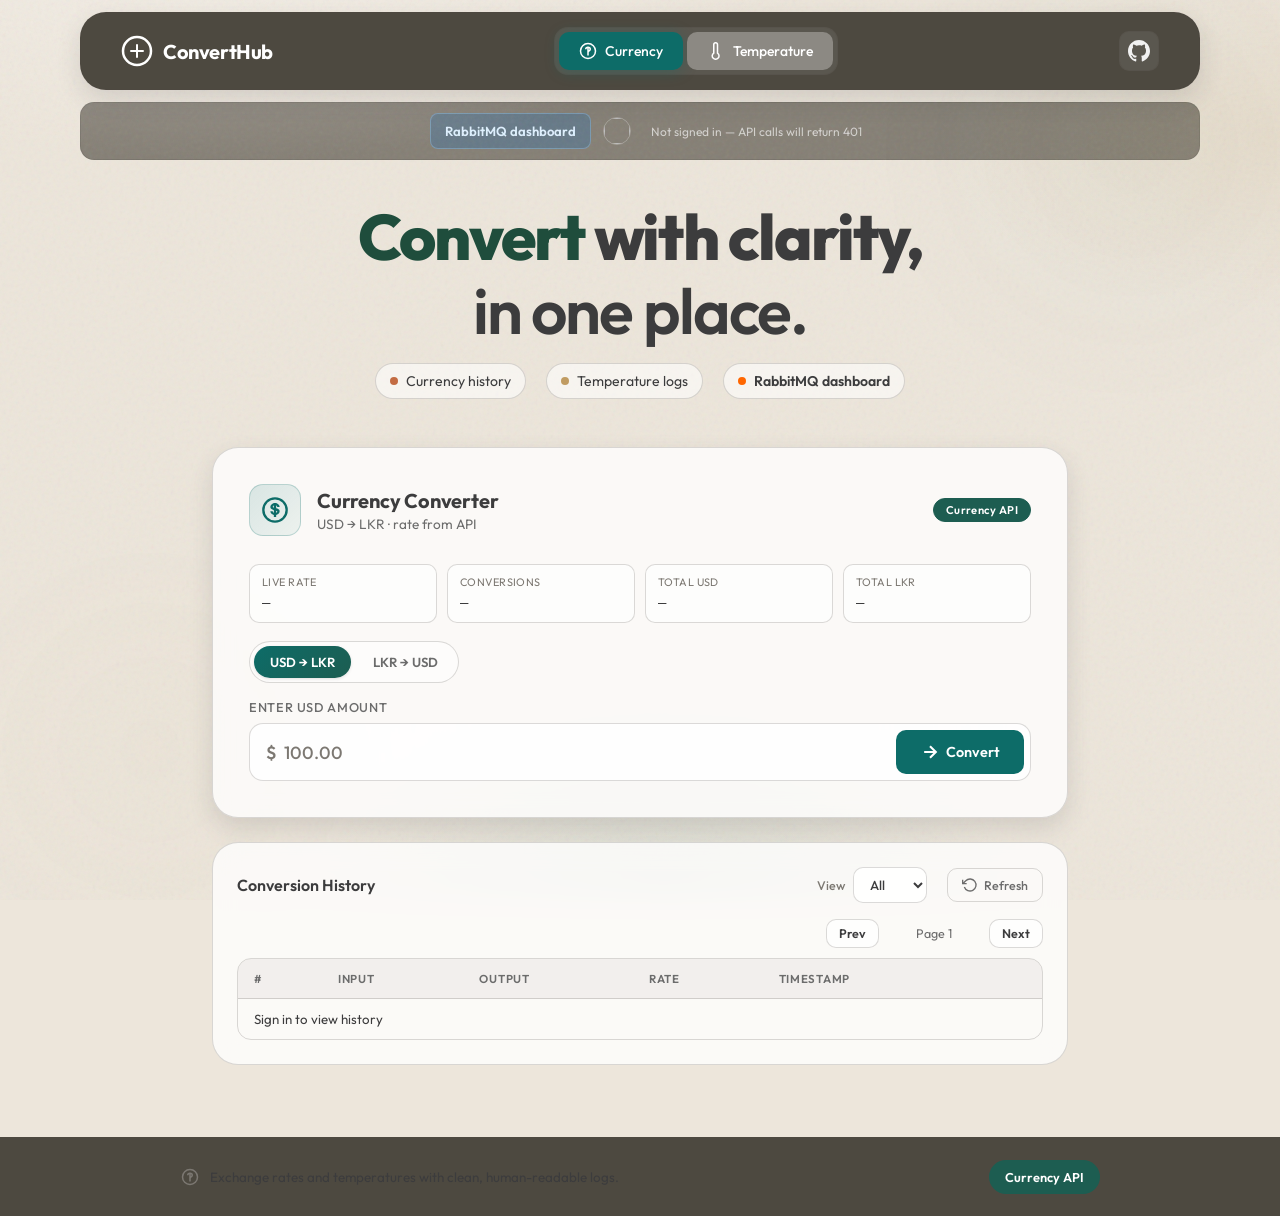
<file: frontend/index.html>
<!DOCTYPE html>
<html lang="en">

<head>
    <meta charset="UTF-8">
    <meta name="viewport" content="width=device-width, initial-scale=1.0">
    <title>ConvertHub — Currency & Temperature Converter</title>
    <meta name="description"
        content="A premium converter application for currency (USD to LKR) and temperature (Celsius, Fahrenheit, Kelvin) conversions.">
    <meta name="theme-color" content="#EDE6DB">
    <link rel="preconnect" href="https://fonts.googleapis.com">
    <link rel="preconnect" href="https://fonts.gstatic.com" crossorigin>
    <link href="https://fonts.googleapis.com/css2?family=Outfit:wght@300;400;500;600;700;800&family=IBM+Plex+Mono:wght@400;500;600&display=swap" rel="stylesheet">
    <link rel="stylesheet" href="style.css?v=9">
    <script src="https://accounts.google.com/gsi/client" async defer></script>
</head>

<body>
    <a class="skip-link" href="#main-content">Skip to converters</a>
    <!-- Animated Background -->
    <div class="bg-mesh" aria-hidden="true"></div>
    <div class="bg-orbs" aria-hidden="true">
        <div class="orb orb-1"></div>
        <div class="orb orb-2"></div>
        <div class="orb orb-3"></div>
    </div>

    <!-- Navigation -->
    <nav class="navbar" id="navbar" aria-label="Primary">
        <div class="nav-brand">
            <svg class="brand-icon" viewBox="0 0 32 32" fill="none">
                <circle cx="16" cy="16" r="14" stroke="url(#grad)" stroke-width="2.5" />
                <path d="M10 16h12M16 10v12" stroke="url(#grad)" stroke-width="2" stroke-linecap="round" />
                <defs>
                    <linearGradient id="grad" x1="0" y1="0" x2="32" y2="32">
                        <stop stop-color="#FFFFFF" />
                        <stop offset="1" stop-color="#F5F5F5" />
                    </linearGradient>
                </defs>
            </svg>
            <span>ConvertHub</span>
        </div>
        <div class="nav-tabs" role="tablist" aria-label="Converter type">
            <button type="button" role="tab" aria-selected="true" aria-controls="section-currency" id="tab-currency" class="nav-tab active" onclick="switchTab('currency')">
                <svg width="18" height="18" viewBox="0 0 24 24" fill="none" stroke="currentColor" stroke-width="2" aria-hidden="true">
                    <circle cx="12" cy="12" r="10" />
                    <path d="M12 6v12M9 9.5C9 8.12 10.34 7 12 7s3 1.12 3 2.5c0 2.5-3 2-3 4.5M12 18h.01" />
                </svg>
                Currency
            </button>
            <button type="button" role="tab" aria-selected="false" aria-controls="section-temperature" id="tab-temperature" class="nav-tab" onclick="switchTab('temperature')">
                <svg width="18" height="18" viewBox="0 0 24 24" fill="none" stroke="currentColor" stroke-width="2" aria-hidden="true">
                    <path d="M14 14.76V3.5a2.5 2.5 0 0 0-5 0v11.26a4.5 4.5 0 1 0 5 0z" />
                </svg>
                Temperature
            </button>
        </div>
        <a href="https://github.com/AdheeshaRavindu/Mongodb-with-API-testX" target="_blank" rel="noopener noreferrer" class="github-link" id="github-link" title="View source on GitHub">
            <svg width="22" height="22" viewBox="0 0 24 24" fill="currentColor">
                <path d="M12 0C5.374 0 0 5.373 0 12c0 5.302 3.438 9.8 8.207 11.387.599.111.793-.261.793-.577v-2.234c-3.338.726-4.033-1.416-4.033-1.416-.546-1.387-1.333-1.756-1.333-1.756-1.089-.745.083-.729.083-.729 1.205.084 1.839 1.237 1.839 1.237 1.07 1.834 2.807 1.304 3.492.997.107-.775.418-1.305.762-1.604-2.665-.305-5.467-1.334-5.467-5.931 0-1.311.469-2.381 1.236-3.221-.124-.303-.535-1.524.117-3.176 0 0 1.008-.322 3.301 1.23A11.509 11.509 0 0112 5.803c1.02.005 2.047.138 3.006.404 2.291-1.552 3.297-1.23 3.297-1.23.653 1.653.242 2.874.118 3.176.77.84 1.235 1.911 1.235 3.221 0 4.609-2.807 5.624-5.479 5.921.43.372.823 1.102.823 2.222v3.293c0 .319.192.694.801.576C20.566 21.797 24 17.3 24 12c0-6.627-5.373-12-12-12z"/>
            </svg>
        </a>
    </nav>

    <!-- Auth bar -->
    <div class="auth-bar" id="auth-bar">
        <div id="auth-signin-container" class="auth-signin-container">
            <div id="g_id_onload"
                 data-client_id="860796838827-g7bn0tq1cc50sndut1rukdl19t4tgm6h.apps.googleusercontent.com"
                 data-callback="handleCredential"
                 data-auto_prompt="false">
            </div>
            <div class="g_id_signin auth-gis-signin"
                 data-type="standard"
                 data-theme="outline"
                 data-size="medium"
                 data-text="signin_with"
                 data-shape="pill">
            </div>
        </div>
        <a href="http://localhost:15672" target="_blank" rel="noopener noreferrer" class="auth-quick-link">RabbitMQ dashboard</a>
        <div class="auth-user" id="auth-user" hidden>
            <img id="auth-user-picture" class="auth-user-picture" alt="" width="28" height="28">
            <span id="auth-user-name" class="auth-user-name"></span>
        </div>
        <button type="button" class="auth-token-copy" id="btn-copy-token" onclick="copyAppToken()" hidden title="Copy JWT for Postman Bearer auth">
            <svg width="11" height="11" viewBox="0 0 24 24" fill="none" stroke="currentColor" stroke-width="2" aria-hidden="true">
                <rect x="9" y="9" width="13" height="13" rx="2"/>
                <path d="M5 15H4a2 2 0 0 1-2-2V4a2 2 0 0 1 2-2h9a2 2 0 0 1 2 2v1"/>
            </svg>
            Copy API token
        </button>
        <button type="button" class="auth-save-btn" id="btn-logout" onclick="logout()" hidden>Logout</button>
        <span class="auth-hint" id="auth-token-status">Not signed in — API calls will return 401</span>
        <span class="auth-user-email" id="auth-user-email" hidden></span>
    </div>

    <!-- Hero Section -->
    <header class="hero">
        <h1 class="hero-title">
            <span class="gradient-text">Convert</span> with clarity,<br><span class="hero-title-accent">in one place.</span>
        </h1>
        <ul class="hero-features" aria-label="Highlights">
            <li><span class="feature-dot currency-dot"></span> Currency history</li>
            <li><span class="feature-dot temp-dot"></span> Temperature logs</li>
            <li>
                <a href="http://localhost:15672" target="_blank" rel="noopener noreferrer" class="hero-feature-link">
                    <span class="feature-dot rabbit-dot"></span> RabbitMQ dashboard
                </a>
            </li>
        </ul>
    </header>

    <!-- Main Content -->
    <main class="main-content" id="main-content">

        <!-- ============ CURRENCY CONVERTER ============ -->
        <section class="converter-section" id="section-currency" role="tabpanel" aria-labelledby="tab-currency">
            <div class="converter-card">
                <div class="card-header">
                    <div class="card-icon currency-icon">
                        <svg width="28" height="28" viewBox="0 0 24 24" fill="none" stroke="currentColor"
                            stroke-width="2">
                            <circle cx="12" cy="12" r="10" />
                            <path d="M12 6v12" />
                            <path
                                d="M15 9.5C15 8.12 13.66 7 12 7S9 8.12 9 9.5c0 2.5 6 1.25 6 3.5 0 1.38-1.34 2.5-3 2.5s-3-1.12-3-2.5" />
                        </svg>
                    </div>
                    <div>
                        <h2 class="card-title">Currency Converter</h2>
                        <p class="card-desc">USD → LKR · rate from API</p>
                    </div>
                    <div class="api-badge">Currency API</div>
                </div>

                <div class="stats-strip" id="currency-stats-strip" aria-label="Currency statistics">
                    <div class="stat-card">
                        <span class="stat-label">Live rate</span>
                        <span class="stat-value" id="currency-live-rate">—</span>
                    </div>
                    <div class="stat-card">
                        <span class="stat-label">Conversions</span>
                        <span class="stat-value" id="currency-stat-count">—</span>
                    </div>
                    <div class="stat-card">
                        <span class="stat-label">Total USD</span>
                        <span class="stat-value" id="currency-stat-usd">—</span>
                    </div>
                    <div class="stat-card">
                        <span class="stat-label">Total LKR</span>
                        <span class="stat-value" id="currency-stat-lkr">—</span>
                    </div>
                </div>

                <div class="direction-toggle" role="group" aria-label="Conversion direction">
                    <button type="button" id="currency-dir-usd-lkr" class="dir-btn active" onclick="setCurrencyDirection('usd-lkr')">USD → LKR</button>
                    <button type="button" id="currency-dir-lkr-usd" class="dir-btn" onclick="setCurrencyDirection('lkr-usd')">LKR → USD</button>
                </div>

                <div class="input-group">
                    <label class="input-label" for="currency-input" id="currency-input-label">Enter USD Amount</label>
                    <div class="input-wrapper">
                        <span class="input-prefix" id="currency-input-prefix">$</span>
                        <input type="number" id="currency-input" class="input-field" placeholder="100.00" step="0.01"
                            min="0">
                        <button class="convert-btn" id="btn-convert-currency" onclick="convertCurrency()">
                            <svg width="20" height="20" viewBox="0 0 24 24" fill="none" stroke="currentColor"
                                stroke-width="2.5">
                                <path d="M5 12h14M12 5l7 7-7 7" />
                            </svg>
                            Convert
                        </button>
                    </div>
                </div>

                <!-- Result -->
                <div class="result-panel hidden" id="currency-result">
                    <div class="result-row">
                        <div class="result-item">
                            <span class="result-label">Input</span>
                            <span class="result-value" id="currency-input-val">—</span>
                        </div>
                        <div class="result-arrow">
                            <svg width="24" height="24" viewBox="0 0 24 24" fill="none" stroke="currentColor"
                                stroke-width="2">
                                <path d="M5 12h14M12 5l7 7-7 7" />
                            </svg>
                        </div>
                        <div class="result-item">
                            <span class="result-label">Output</span>
                            <span class="result-value highlight" id="currency-output-val">—</span>
                        </div>
                    </div>
                    <div class="result-meta">
                        <span id="currency-rate-info"></span>
                        <span id="currency-time-info"></span>
                    </div>
                </div>
            </div>

            <!-- History -->
            <div class="history-card">
                <div class="history-header">
                    <h3>Conversion History</h3>
                    <div class="history-actions">
                        <label class="history-filter-label" for="currency-history-scope">
                            View
                            <select id="currency-history-scope" class="history-filter-select" onchange="resetCurrencyHistoryPage(); loadCurrencyHistory();">
                                <option value="all">All</option>
                                <option value="mine">Mine</option>
                            </select>
                        </label>
                        <span class="history-count" id="currency-history-count"></span>
                        <button class="refresh-btn" onclick="loadCurrencyHistory()">
                        <svg width="16" height="16" viewBox="0 0 24 24" fill="none" stroke="currentColor"
                            stroke-width="2">
                            <path d="M1 4v6h6" />
                            <path d="M3.51 15a9 9 0 1 0 2.13-9.36L1 10" />
                        </svg>
                        Refresh
                    </button>
                    </div>
                </div>
                <div class="history-pagination" id="currency-pagination">
                    <button type="button" class="page-btn" id="currency-prev" onclick="changeCurrencyPage(-1)">Prev</button>
                    <span class="page-info" id="currency-page-info">Page 1</span>
                    <button type="button" class="page-btn" id="currency-next" onclick="changeCurrencyPage(1)">Next</button>
                </div>
                <div class="history-table-wrapper">
                    <table class="history-table" id="currency-history-table">
                        <thead>
                            <tr>
                                <th>#</th>
                                <th>Input</th>
                                <th>Output</th>
                                <th>Rate</th>
                                <th>Timestamp</th>
                                <th></th>
                            </tr>
                        </thead>
                        <tbody id="currency-history-body">
                            <tr class="empty-row">
                                <td colspan="6">No conversion history yet</td>
                            </tr>
                        </tbody>
                    </table>
                </div>
            </div>
        </section>

        <!-- ============ TEMPERATURE CONVERTER ============ -->
        <section class="converter-section hidden" id="section-temperature" role="tabpanel" aria-labelledby="tab-temperature">
            <div class="converter-card">
                <div class="card-header">
                    <div class="card-icon temp-icon">
                        <svg width="28" height="28" viewBox="0 0 24 24" fill="none" stroke="currentColor"
                            stroke-width="2">
                            <path d="M14 14.76V3.5a2.5 2.5 0 0 0-5 0v11.26a4.5 4.5 0 1 0 5 0z" />
                        </svg>
                    </div>
                    <div>
                        <h2 class="card-title">Temperature Converter</h2>
                        <p class="card-desc">Celsius • Fahrenheit • Kelvin</p>
                    </div>
                    <div class="api-badge temp-badge">Temperature API</div>
                </div>

                <div class="stats-strip temp-stats-strip" id="temp-stats-strip" aria-label="Temperature statistics">
                    <div class="stat-card">
                        <span class="stat-label">Conversions</span>
                        <span class="stat-value" id="temp-stat-count">—</span>
                    </div>
                    <div class="stat-card">
                        <span class="stat-label">Celsius</span>
                        <span class="stat-value" id="temp-stat-celsius">—</span>
                    </div>
                    <div class="stat-card">
                        <span class="stat-label">Fahrenheit</span>
                        <span class="stat-value" id="temp-stat-fahrenheit">—</span>
                    </div>
                    <div class="stat-card">
                        <span class="stat-label">Kelvin</span>
                        <span class="stat-value" id="temp-stat-kelvin">—</span>
                    </div>
                </div>

                <div class="input-group">
                    <label class="input-label" for="temp-input">Enter Temperature Value</label>
                    <div class="input-wrapper">
                        <input type="number" id="temp-input" class="input-field temp-field" placeholder="37.5"
                            step="0.1">
                        <select id="temp-unit" class="unit-select">
                            <option value="celsius">°C Celsius</option>
                            <option value="fahrenheit">°F Fahrenheit</option>
                            <option value="kelvin">K Kelvin</option>
                        </select>
                        <button class="convert-btn temp-btn" id="btn-convert-temp" onclick="convertTemperature()">
                            <svg width="20" height="20" viewBox="0 0 24 24" fill="none" stroke="currentColor"
                                stroke-width="2.5">
                                <path d="M5 12h14M12 5l7 7-7 7" />
                            </svg>
                            Convert
                        </button>
                    </div>
                </div>

                <!-- Result -->
                <div class="result-panel hidden" id="temp-result">
                    <div class="result-row">
                        <div class="result-item">
                            <span class="result-label">Input</span>
                            <span class="result-value" id="temp-input-val">—</span>
                        </div>
                        <div class="result-arrow temp-arrow">
                            <svg width="24" height="24" viewBox="0 0 24 24" fill="none" stroke="currentColor"
                                stroke-width="2">
                                <path d="M5 12h14M12 5l7 7-7 7" />
                            </svg>
                        </div>
                        <div class="result-item">
                            <span class="result-label">Output</span>
                            <span class="result-value highlight-temp" id="temp-output-val">—</span>
                        </div>
                    </div>
                    <div class="result-meta">
                        <span id="temp-unit-info"></span>
                        <span id="temp-time-info"></span>
                    </div>
                    <div class="safety-alert hidden" id="temp-safety-alert" role="status" aria-live="polite">
                        <span id="temp-safety-msg"></span>
                    </div>
                </div>
            </div>

            <!-- History -->
            <div class="history-card">
                <div class="history-header">
                    <h3>Conversion History</h3>
                    <div class="history-actions">
                        <label class="history-filter-label" for="temp-history-scope">
                            View
                            <select id="temp-history-scope" class="history-filter-select" onchange="resetTempHistoryPage(); loadTempHistory();">
                                <option value="all">All</option>
                                <option value="mine">Mine</option>
                            </select>
                        </label>
                        <label class="history-filter-label" for="temp-history-filter">
                            Unit
                            <select id="temp-history-filter" class="history-filter-select" onchange="resetTempHistoryPage(); loadTempHistory();">
                                <option value="all">All</option>
                            </select>
                        </label>
                        <span class="history-count" id="temp-history-count"></span>
                        <button class="refresh-btn temp-refresh" onclick="loadTempHistory()">
                        <svg width="16" height="16" viewBox="0 0 24 24" fill="none" stroke="currentColor"
                            stroke-width="2">
                            <path d="M1 4v6h6" />
                            <path d="M3.51 15a9 9 0 1 0 2.13-9.36L1 10" />
                        </svg>
                        Refresh
                    </button>
                    </div>
                </div>
                <div class="history-pagination" id="temp-pagination">
                    <button type="button" class="page-btn" id="temp-prev" onclick="changeTempPage(-1)">Prev</button>
                    <span class="page-info" id="temp-page-info">Page 1</span>
                    <button type="button" class="page-btn" id="temp-next" onclick="changeTempPage(1)">Next</button>
                </div>
                <div class="history-table-wrapper">
                    <table class="history-table" id="temp-history-table">
                        <thead>
                            <tr>
                                <th>#</th>
                                <th>Input</th>
                                <th>Output</th>
                                <th>From → To</th>
                                <th>Timestamp</th>
                                <th></th>
                            </tr>
                        </thead>
                        <tbody id="temp-history-body">
                            <tr class="empty-row">
                                <td colspan="6">No conversion history yet</td>
                            </tr>
                        </tbody>
                    </table>
                </div>
            </div>
        </section>
    </main>

    <footer class="footer">
        <div class="footer-content">
            <div class="footer-left">
                <span class="footer-currency-icon" aria-hidden="true">
                    <svg width="18" height="18" viewBox="0 0 24 24" fill="none" stroke="currentColor" stroke-width="2">
                        <circle cx="12" cy="12" r="10" />
                        <path d="M12 6v12M9 9.5C9 8.12 10.34 7 12 7s3 1.12 3 2.5c0 2.5-3 2-3 4.5M12 18h.01" />
                    </svg>
                </span>
                <p>Exchange rates and temperatures with clean, human-readable logs.</p>
            </div>
            <button class="footer-api-btn" type="button">Currency API</button>
        </div>
    </footer>

    <!-- Toast Notification -->
    <div class="toast hidden" id="toast">
        <span id="toast-msg"></span>
    </div>

    <script src="app.js?v=11"></script>
</body>

</html>
</file>
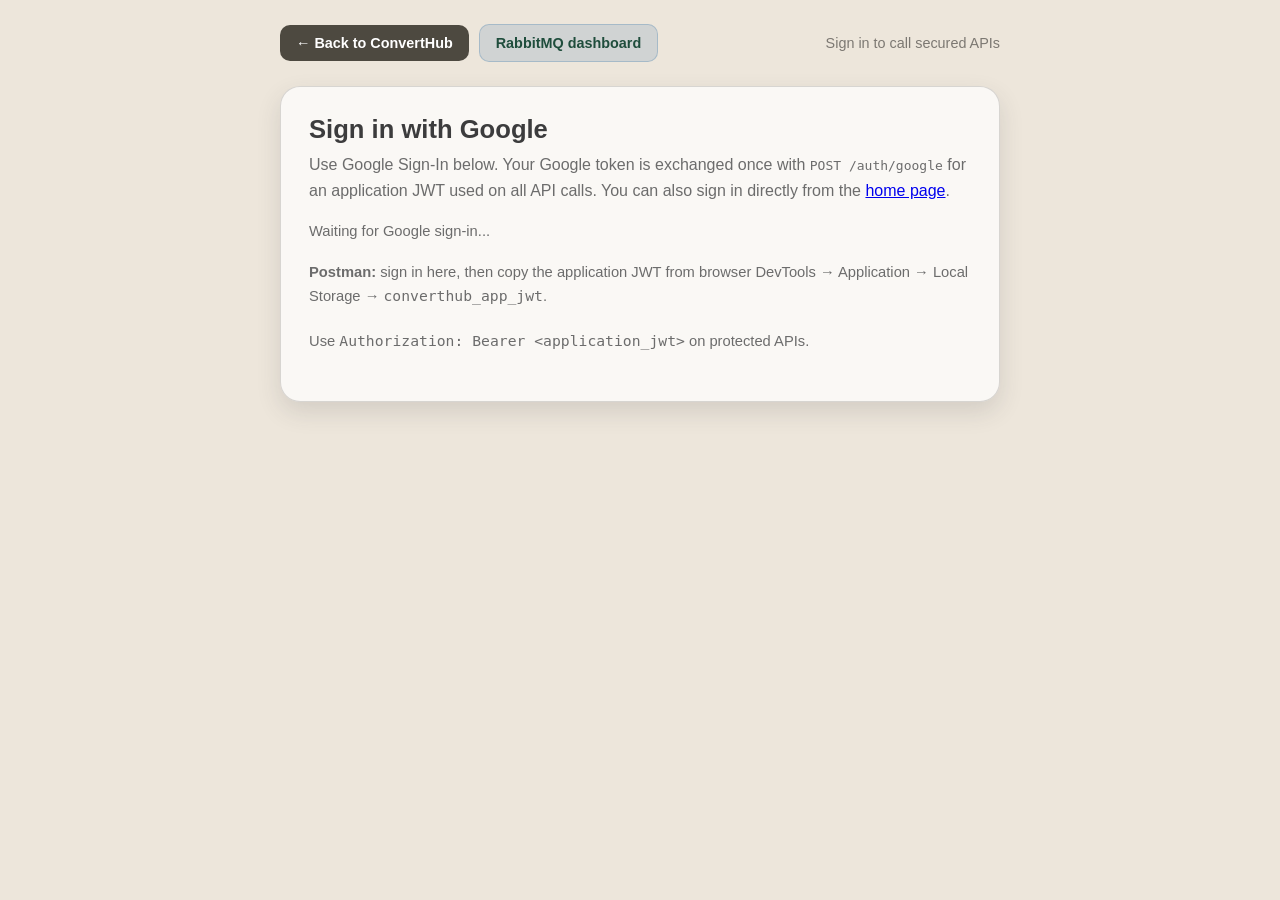
<file: frontend/get-token.html>
<!DOCTYPE html>
<html lang="en">
<head>
  <meta charset="UTF-8">
  <meta name="viewport" content="width=device-width, initial-scale=1.0">
  <title>ConvertHub — Sign in with Google</title>
  <link rel="stylesheet" href="style.css?v=7">
  <script src="https://accounts.google.com/gsi/client" async defer></script>
  <style>
    body.get-token-page {
      min-height: 100vh;
      padding: 24px 16px 48px;
    }

    .get-token-wrap {
      max-width: 720px;
      margin: 0 auto;
    }

    .get-token-nav {
      display: flex;
      align-items: center;
      justify-content: space-between;
      gap: 12px;
      margin-bottom: 24px;
      flex-wrap: wrap;
    }

    .get-token-nav-links {
      display: flex;
      align-items: center;
      gap: 10px;
      flex-wrap: wrap;
    }

    .get-token-home-link {
      display: inline-flex;
      align-items: center;
      gap: 6px;
      padding: 10px 16px;
      border-radius: 10px;
      background: #4d4940;
      color: #fff;
      text-decoration: none;
      font-weight: 700;
      font-size: 0.9rem;
    }

    .get-token-home-link:hover {
      filter: brightness(1.08);
      color: #fff;
    }

    .get-token-home-link.secondary {
      background: rgba(47, 111, 168, 0.15);
      color: #1f4d3c;
      border: 1px solid rgba(47, 111, 168, 0.25);
    }

    .get-token-card {
      background: rgba(255, 255, 255, 0.72);
      border: 1px solid var(--border-subtle, rgba(0, 0, 0, 0.08));
      border-radius: 20px;
      padding: 28px;
      box-shadow: var(--shadow-md, 0 10px 30px rgba(0, 0, 0, 0.08));
    }

    .get-token-card h1 {
      margin: 0 0 8px;
      font-size: 1.6rem;
    }

    .get-token-card p {
      color: var(--text-secondary, #5c574f);
      line-height: 1.6;
      margin: 0 0 20px;
    }

    .get-token-status {
      margin-top: 16px;
      font-size: 0.92rem;
      color: var(--text-secondary, #5c574f);
      min-height: 1.2em;
    }

    .get-token-hint {
      margin-top: 20px;
      font-size: 0.92rem;
      color: var(--text-secondary, #5c574f);
    }
  </style>
</head>
<body class="get-token-page">
  <div class="get-token-wrap">
    <div class="get-token-nav">
      <div class="get-token-nav-links">
        <a href="/" class="get-token-home-link">← Back to ConvertHub</a>
        <a href="http://localhost:15672" target="_blank" rel="noopener noreferrer" class="get-token-home-link secondary">RabbitMQ dashboard</a>
      </div>
      <span style="color: var(--text-muted, #8a8478); font-size: 0.9rem;">Sign in to call secured APIs</span>
    </div>

    <div class="get-token-card">
      <h1>Sign in with Google</h1>
      <p>
        Use Google Sign-In below. Your Google token is exchanged once with
        <code>POST /auth/google</code> for an application JWT used on all API calls.
        You can also sign in directly from the <a href="/">home page</a>.
      </p>

      <div id="g_id_onload"
           data-client_id="860796838827-g7bn0tq1cc50sndut1rukdl19t4tgm6h.apps.googleusercontent.com"
           data-callback="handleCredential"
           data-auto_prompt="false">
      </div>
      <div class="g_id_signin" data-type="standard" data-theme="outline" data-size="large"></div>

      <div class="get-token-status" id="status">Waiting for Google sign-in...</div>

      <div class="get-token-hint">
        <p><strong>Postman:</strong> sign in here, then copy the application JWT from browser DevTools → Application → Local Storage → <code>converthub_app_jwt</code>.</p>
        <p>Use <code>Authorization: Bearer &lt;application_jwt&gt;</code> on protected APIs.</p>
      </div>
    </div>
  </div>

  <script>
    const useSameOriginProxy = window.location.port === '3000' || window.location.port === '80';
    const AUTH_API = useSameOriginProxy ? '/auth/google' : 'http://localhost:8080/auth/google';
    const APP_TOKEN_KEY = 'converthub_app_jwt';
    const USER_KEY = 'converthub_user';

    function setStatus(message) {
      document.getElementById('status').textContent = message;
    }

    async function handleCredential(response) {
      setStatus('Verifying with backend...');
      try {
        const res = await fetch(AUTH_API, {
          method: 'POST',
          headers: { 'Content-Type': 'application/json' },
          body: JSON.stringify({ idToken: response.credential })
        });

        if (!res.ok) {
          const errText = await res.text();
          throw new Error(errText || `HTTP ${res.status}`);
        }

        const data = await res.json();
        localStorage.setItem(APP_TOKEN_KEY, data.token);
        localStorage.setItem(USER_KEY, JSON.stringify(data.user));
        localStorage.removeItem('converthub_google_id_token');

        setStatus(`Signed in as ${data.user?.name || data.user?.email}. Redirecting...`);
        window.location.href = '/';
      } catch (err) {
        console.error('Auth exchange failed:', err);
        setStatus(`Sign-in failed: ${err.message}`);
      }
    }
  </script>
</body>
</html>
</file>
<file: frontend/style.css>
/* ===================================================
   ConvertHub — Premium Design System
   =================================================== */

:root {
    /* Requested organic palette */
    --bg-primary: #ede6db;
    --bg-secondary: #e4dccf;
    --bg-card: rgba(255, 255, 255, 0.78);
    --bg-card-hover: rgba(255, 255, 255, 0.92);
    --bg-input: rgba(255, 255, 255, 0.8);
    --bg-input-focus: rgba(255, 255, 255, 0.96);

    --text-primary: #3c3c3d;
    --text-secondary: #6c6c6c;
    --text-muted: #7c7872;

    --rgb-surface: 77, 73, 64;
    --rgb-brand: 13, 108, 104;
    --rgb-brand-deep: 29, 93, 81;
    --rgb-warm: 192, 155, 97;
    --rgb-warm-deep: 195, 107, 66;
    --rgb-success: 46, 122, 80;
    --rgb-danger: 176, 69, 61;

    --accent-brand: #0d6c68;
    --accent-brand-deep: #1d5d51;
    --accent-indigo: #0d6c68;
    --accent-rose: #c09b61;
    --accent-success: #2e7a50;
    --accent-danger: #b0453d;
    --accent-teal: #1d5d51;

    --gradient-primary: linear-gradient(115deg, #1f4d3c 0%, #0d6c68 100%);
    --gradient-currency: linear-gradient(135deg, #0d6c68, #1d5d51);
    --gradient-temp: linear-gradient(135deg, #8c8983, #7c7872);
    --gradient-bg: linear-gradient(165deg, rgba(var(--rgb-brand), 0.1), rgba(var(--rgb-warm), 0.08));

    --border-subtle: rgba(77, 73, 64, 0.2);
    --border-active: rgba(var(--rgb-brand), 0.45);

    --shadow-sm: 0 1px 3px rgba(60, 60, 61, 0.14);
    --shadow-md: 0 10px 24px rgba(60, 60, 61, 0.14);
    --shadow-lg: 0 24px 60px rgba(60, 60, 61, 0.15);
    --shadow-glow: 0 0 28px rgba(var(--rgb-brand), 0.17);
    --shadow-glow-temp: 0 0 24px rgba(var(--rgb-warm), 0.18);

    --radius-sm: 10px;
    --radius-md: 14px;
    --radius-lg: 18px;
    --radius-xl: 26px;

    --font: 'Outfit', -apple-system, BlinkMacSystemFont, sans-serif;
    --font-mono: 'IBM Plex Mono', ui-monospace, monospace;
    --transition: 0.28s cubic-bezier(0.4, 0, 0.2, 1);
}

/* ===== Reset & Base ===== */
*, *::before, *::after {
    margin: 0;
    padding: 0;
    box-sizing: border-box;
}

html {
    scroll-behavior: smooth;
}

body {
    font-family: var(--font);
    background: var(--bg-primary);
    color: var(--text-primary);
    min-height: 100vh;
    overflow-x: hidden;
    -webkit-font-smoothing: antialiased;
    text-rendering: optimizeLegibility;
}

.skip-link {
    position: absolute;
    left: -9999px;
    top: 12px;
    z-index: 200;
    padding: 10px 18px;
    background: var(--gradient-primary);
    color: #fff;
    font-weight: 600;
    font-size: 0.85rem;
    border-radius: var(--radius-sm);
    text-decoration: none;
}

.skip-link:focus {
    left: 12px;
}

/* ===== Mesh + noise overlay ===== */
.bg-mesh {
    position: fixed;
    inset: 0;
    z-index: 0;
    pointer-events: none;
    background:
        radial-gradient(ellipse 80% 48% at 18% -10%, rgba(255, 255, 255, 0.35), transparent 58%),
        radial-gradient(ellipse 50% 36% at 100% 15%, rgba(var(--rgb-warm), 0.12), transparent 54%),
        radial-gradient(ellipse 48% 38% at 52% 100%, rgba(var(--rgb-brand), 0.08), transparent 58%);
}

.bg-mesh::after {
    content: '';
    position: absolute;
    inset: 0;
    opacity: 0.075;
    background-image: url("data:image/svg+xml,%3Csvg viewBox='0 0 256 256' xmlns='http://www.w3.org/2000/svg'%3E%3Cfilter id='n'%3E%3CfeTurbulence type='fractalNoise' baseFrequency='0.9' numOctaves='4' stitchTiles='stitch'/%3E%3C/filter%3E%3Crect width='100%25' height='100%25' filter='url(%23n)'/%3E%3C/svg%3E");
}

/* ===== Animated Background Orbs ===== */
.bg-orbs {
    position: fixed;
    top: 0;
    left: 0;
    width: 100%;
    height: 100%;
    pointer-events: none;
    z-index: 0;
    overflow: hidden;
}

.orb {
    position: absolute;
    border-radius: 50%;
    filter: blur(88px);
    opacity: 0.22;
    animation: float 20s ease-in-out infinite;
}

.orb-1 {
    width: 500px;
    height: 500px;
    background: radial-gradient(circle, rgba(var(--rgb-brand), 0.16), transparent 70%);
    top: -100px;
    right: -100px;
    animation-delay: 0s;
}

.orb-2 {
    width: 400px;
    height: 400px;
    background: radial-gradient(circle, rgba(var(--rgb-warm), 0.15), transparent 70%);
    bottom: -50px;
    left: -50px;
    animation-delay: -7s;
}

.orb-3 {
    width: 300px;
    height: 300px;
    background: radial-gradient(circle, rgba(255, 255, 255, 0.2), transparent 70%);
    top: 50%;
    left: 50%;
    animation-delay: -14s;
}

@keyframes float {
    0%, 100% { transform: translate(0, 0) scale(1); }
    25% { transform: translate(50px, -30px) scale(1.05); }
    50% { transform: translate(-20px, 40px) scale(0.95); }
    75% { transform: translate(30px, 20px) scale(1.02); }
}

/* ===== Navbar ===== */
.navbar {
    position: sticky;
    top: 0;
    z-index: 100;
    display: flex;
    align-items: center;
    justify-content: space-between;
    gap: 16px;
    flex-wrap: wrap;
    padding: 14px clamp(16px, 4vw, 40px);
    margin: 12px clamp(12px, 3vw, 28px) 0;
    max-width: 1120px;
    margin-left: auto;
    margin-right: auto;
    border-radius: var(--radius-xl);
    background: #4d4940;
    backdrop-filter: blur(24px);
    -webkit-backdrop-filter: blur(24px);
    border: 1px solid var(--border-subtle);
    box-shadow: var(--shadow-md);
}

.auth-bar {
    display: flex;
    align-items: center;
    justify-content: center;
    gap: 12px;
    flex-wrap: wrap;
    width: min(1120px, calc(100% - clamp(24px, 6vw, 56px)));
    max-width: 1120px;
    margin: 12px auto 0;
    padding: 10px clamp(16px, 4vw, 28px);
    border-radius: var(--radius-md);
    background: rgba(77, 73, 64, 0.65);
    border: 1px solid var(--border-subtle);
    box-sizing: border-box;
}

.auth-label {
    font-size: 0.8rem;
    font-weight: 600;
    color: #f5f5f5;
    white-space: nowrap;
}

.auth-token-input {
    flex: 1 1 280px;
    min-width: 200px;
    max-width: 520px;
    padding: 8px 12px;
    border-radius: 8px;
    border: 1px solid rgba(255, 255, 255, 0.15);
    background: rgba(0, 0, 0, 0.25);
    color: #fff;
    font-family: 'IBM Plex Mono', monospace;
    font-size: 0.8rem;
}

.auth-save-btn {
    padding: 8px 14px;
    border-radius: 8px;
    border: none;
    background: #e8e0d4;
    color: #2c2a26;
    font-weight: 600;
    font-size: 0.85rem;
    cursor: pointer;
}

.auth-save-btn:hover {
    filter: brightness(1.05);
}

.auth-signin-container {
    display: inline-flex;
    align-items: center;
    line-height: 0;
}

.auth-signin-container[hidden] {
    display: none !important;
}

.auth-gis-signin {
    border-radius: 8px;
    overflow: hidden;
}

.auth-get-token-link {
    padding: 9px 16px;
    border-radius: 8px;
    border: 1px solid rgba(255, 255, 255, 0.2);
    background: rgba(255, 255, 255, 0.08);
    color: #f5f5f5;
    font-size: 0.85rem;
    font-weight: 700;
    text-decoration: none;
    white-space: nowrap;
    transition: background 0.2s ease, transform 0.2s ease, box-shadow 0.2s ease;
}

.auth-get-token-link--primary {
    background: linear-gradient(135deg, #f0d78c 0%, #e8b84a 100%);
    color: #1f1c17;
    border-color: rgba(255, 255, 255, 0.35);
    box-shadow: 0 4px 14px rgba(232, 184, 74, 0.35);
}

.auth-get-token-link--primary:hover {
    background: linear-gradient(135deg, #f5e2a8 0%, #efc05a 100%);
    color: #141210;
    transform: translateY(-1px);
    box-shadow: 0 6px 18px rgba(232, 184, 74, 0.45);
}

.auth-get-token-link:hover {
    background: rgba(255, 255, 255, 0.14);
    color: #fff;
}

.auth-quick-link {
    padding: 9px 14px;
    border-radius: 8px;
    border: 1px solid rgba(159, 211, 255, 0.35);
    background: rgba(47, 111, 168, 0.35);
    color: #dff1ff;
    font-size: 0.82rem;
    font-weight: 600;
    text-decoration: none;
    white-space: nowrap;
}

.auth-quick-link:hover {
    background: rgba(47, 111, 168, 0.55);
    color: #fff;
}

.auth-user {
    display: inline-flex;
    align-items: center;
    gap: 8px;
}

.auth-user-picture {
    border-radius: 50%;
    object-fit: cover;
    border: 1px solid rgba(255, 255, 255, 0.25);
}

.auth-user-name {
    font-size: 0.85rem;
    font-weight: 600;
    color: #f5f5f5;
    max-width: 180px;
    overflow: hidden;
    text-overflow: ellipsis;
    white-space: nowrap;
}

.auth-user-email {
    font-size: 0.72rem;
    color: rgba(255, 255, 255, 0.55);
    max-width: 200px;
    overflow: hidden;
    text-overflow: ellipsis;
    white-space: nowrap;
}

.auth-hint {
    font-size: 0.75rem;
    color: rgba(255, 255, 255, 0.65);
}

.auth-token-copy {
    display: inline-flex;
    align-items: center;
    gap: 4px;
    padding: 0;
    border: none;
    background: none;
    font-family: var(--font-mono);
    font-size: 0.68rem;
    font-weight: 400;
    color: rgba(255, 255, 255, 0.42);
    cursor: pointer;
    text-decoration: underline dotted;
    text-underline-offset: 2px;
    white-space: nowrap;
    transition: color 0.15s ease;
}

.auth-token-copy:hover {
    color: rgba(255, 255, 255, 0.62);
}

.auth-token-copy[hidden] {
    display: none !important;
}

.nav-brand {
    display: flex;
    align-items: center;
    gap: 10px;
    font-size: 1.25rem;
    font-weight: 700;
    letter-spacing: -0.02em;
    color: #ffffff;
}

.brand-icon {
    width: 32px;
    height: 32px;
}

.nav-tabs {
    display: flex;
    gap: 4px;
    background: rgba(255, 255, 255, 0.08);
    padding: 4px;
    border-radius: var(--radius-md);
    border: 1px solid var(--border-subtle);
}

.nav-tab {
    display: flex;
    align-items: center;
    gap: 8px;
    padding: 10px 20px;
    border: none;
    border-radius: var(--radius-sm);
    background: #8c8983;
    color: #ffffff;
    font-family: var(--font);
    font-size: 0.875rem;
    font-weight: 500;
    cursor: pointer;
    transition: var(--transition);
}

.nav-tab:hover {
    color: #ffffff;
    background: #7c7872;
}

.nav-tab.active {
    color: white;
    background: #0d6c68;
    box-shadow: 0 2px 14px rgba(13, 108, 104, 0.35);
}

.nav-tab.active.temp-active {
    background: #8c8983;
    box-shadow: 0 2px 14px rgba(140, 137, 131, 0.35);
}

.github-link {
    display: flex;
    align-items: center;
    justify-content: center;
    width: 40px;
    height: 40px;
    border-radius: var(--radius-sm);
    color: #f1f1f1;
    border: 1px solid var(--border-subtle);
    background: rgba(255, 255, 255, 0.08);
    transition: var(--transition);
    text-decoration: none;
    flex-shrink: 0;
}

.github-link:hover {
    color: white;
    border-color: #ffffff;
    background: rgba(255, 255, 255, 0.18);
    box-shadow: none;
    transform: translateY(-2px);
}

/* ===== Hero ===== */
.hero {
    position: relative;
    z-index: 1;
    text-align: center;
    padding: 40px 40px 20px;
}

.hero-badge {
    display: inline-block;
    padding: 8px 18px;
    border-radius: 100px;
    background: rgba(77, 73, 64, 0.08);
    border: 1px solid rgba(77, 73, 64, 0.22);
    color: #4d4940;
    font-size: 0.78rem;
    font-weight: 600;
    letter-spacing: 0.04em;
    text-transform: uppercase;
    margin-bottom: 22px;
    animation: fadeInUp 0.6s ease-out;
}

.hero-title {
    font-size: clamp(2.5rem, 5vw, 4rem);
    font-weight: 800;
    line-height: 1.15;
    letter-spacing: -0.03em;
    margin-bottom: 16px;
    animation: fadeInUp 0.6s ease-out 0.1s both;
}

.gradient-text {
    color: #1f4d3c;
    background: none;
    -webkit-text-fill-color: currentColor;
}

.hero-title-accent {
    color: #3c3c3d;
    font-weight: 600;
}

.hero-subtitle {
    font-size: clamp(1rem, 2.2vw, 1.15rem);
    color: #6c6c6c;
    max-width: 34rem;
    margin: 0 auto 28px;
    line-height: 1.65;
    animation: fadeInUp 0.6s ease-out 0.2s both;
}

.hero-features {
    list-style: none;
    display: flex;
    flex-wrap: wrap;
    justify-content: center;
    gap: 12px 20px;
    font-size: 0.88rem;
    color: var(--text-secondary);
    animation: fadeInUp 0.6s ease-out 0.28s both;
}

.hero-features li {
    display: inline-flex;
    align-items: center;
    gap: 8px;
    padding: 8px 14px;
    border-radius: 100px;
    background: rgba(255, 255, 255, 0.58);
    border: 1px solid var(--border-subtle);
    color: #3c3c3d;
}

.hero-feature-link {
    display: inline-flex;
    align-items: center;
    gap: 8px;
    color: inherit;
    text-decoration: none;
    font-weight: 600;
}

.hero-feature-link:hover {
    color: #1f4d3c;
    text-decoration: underline;
}

.feature-dot {
    width: 8px;
    height: 8px;
    border-radius: 50%;
    flex-shrink: 0;
}

.currency-dot { background: #c36b42; box-shadow: none; }
.temp-dot { background: #c09b61; box-shadow: none; }
.rabbit-dot { background: #ff6600; box-shadow: none; }
.neutral-dot { background: #1f4d3c; box-shadow: none; }

@keyframes fadeInUp {
    from { opacity: 0; transform: translateY(20px); }
    to { opacity: 1; transform: translateY(0); }
}

/* ===== Main Content ===== */
.main-content {
    position: relative;
    z-index: 1;
    max-width: 920px;
    margin: 0 auto;
    padding: 28px clamp(16px, 4vw, 32px) 72px;
}

/* ===== Converter Card ===== */
.converter-card {
    background: var(--bg-card);
    border: 1px solid var(--border-subtle);
    border-radius: var(--radius-xl);
    padding: clamp(22px, 4vw, 36px);
    backdrop-filter: blur(10px);
    -webkit-backdrop-filter: blur(10px);
    box-shadow: var(--shadow-md);
    animation: fadeInUp 0.5s ease-out;
    transition: border-color var(--transition), box-shadow var(--transition), transform var(--transition);
}

.converter-card:hover {
    border-color: var(--border-active);
    box-shadow: var(--shadow-glow);
}

#section-temperature .converter-card:hover {
    border-color: rgba(140, 137, 131, 0.45);
    box-shadow: var(--shadow-glow-temp);
}

.card-header {
    display: flex;
    align-items: center;
    gap: 16px;
    margin-bottom: 28px;
}

.card-icon {
    width: 52px;
    height: 52px;
    border-radius: var(--radius-md);
    display: flex;
    align-items: center;
    justify-content: center;
    flex-shrink: 0;
}

.currency-icon {
    background: linear-gradient(135deg, rgba(13, 108, 104, 0.14), rgba(13, 108, 104, 0.06));
    color: var(--accent-indigo);
    border: 1px solid rgba(var(--rgb-brand), 0.22);
}

.temp-icon {
    background: linear-gradient(135deg, rgba(140, 137, 131, 0.16), rgba(124, 120, 114, 0.08));
    color: #8c8983;
    border: 1px solid rgba(140, 137, 131, 0.24);
}

.card-title {
    font-size: 1.25rem;
    font-weight: 700;
    letter-spacing: -0.01em;
}

.card-desc {
    font-size: 0.85rem;
    color: var(--text-secondary);
    margin-top: 2px;
}

.api-badge {
    margin-left: auto;
    padding: 4px 12px;
    border-radius: 100px;
    font-size: 0.7rem;
    font-weight: 600;
    letter-spacing: 0.03em;
    background: #1d5d51;
    color: #ffffff;
    border: 1px solid #1d5d51;
}

.temp-badge {
    background: #8c8983;
    color: #ffffff;
    border: 1px solid #8c8983;
}

/* ===== Input Group ===== */
.input-group {
    margin-bottom: 0;
}

.input-label {
    display: block;
    font-size: 0.8rem;
    font-weight: 500;
    color: var(--text-secondary);
    margin-bottom: 8px;
    text-transform: uppercase;
    letter-spacing: 0.05em;
}

.input-wrapper {
    display: flex;
    align-items: center;
    gap: 8px;
    background: var(--bg-input);
    border: 1px solid var(--border-subtle);
    border-radius: var(--radius-md);
    padding: 6px 6px 6px 16px;
    transition: var(--transition);
}

.input-wrapper:focus-within {
    background: var(--bg-input-focus);
    border-color: var(--accent-indigo);
    box-shadow: 0 0 0 3px rgba(var(--rgb-brand), 0.12);
}

#section-temperature .input-wrapper:focus-within {
    border-color: var(--accent-rose);
    box-shadow: 0 0 0 3px rgba(var(--rgb-warm), 0.12);
}

.input-prefix {
    font-size: 1.1rem;
    font-weight: 600;
    color: var(--text-muted);
}

.input-field {
    flex: 1;
    border: none;
    background: transparent;
    color: var(--text-primary);
    font-family: var(--font);
    font-size: 1.1rem;
    font-weight: 500;
    padding: 10px 0;
    outline: none;
    min-width: 0;
}

.input-field::placeholder {
    color: var(--text-muted);
}

/* Remove number input spinners */
.input-field::-webkit-outer-spin-button,
.input-field::-webkit-inner-spin-button {
    -webkit-appearance: none;
    margin: 0;
}
.input-field[type=number] { -moz-appearance: textfield; }

.unit-select {
    padding: 10px 12px;
    border: 1px solid var(--border-subtle);
    border-radius: var(--radius-sm);
    background: rgba(255, 255, 255, 0.88);
    color: var(--text-primary);
    font-family: var(--font);
    font-size: 0.85rem;
    font-weight: 500;
    cursor: pointer;
    outline: none;
    transition: var(--transition);
}

.unit-select:hover { background: #ffffff; }
.unit-select:focus { border-color: var(--accent-rose); }

.unit-select option {
    background: var(--bg-secondary);
    color: var(--text-primary);
}

.convert-btn {
    display: flex;
    align-items: center;
    gap: 6px;
    padding: 12px 24px;
    border: none;
    border-radius: var(--radius-sm);
    background: #0d6c68;
    color: white;
    font-family: var(--font);
    font-size: 0.9rem;
    font-weight: 600;
    cursor: pointer;
    transition: var(--transition);
    white-space: nowrap;
}

.convert-btn:hover {
    transform: translateY(-1px);
    box-shadow: 0 4px 20px rgba(13, 108, 104, 0.28);
}

.convert-btn:active {
    transform: translateY(0);
}

.convert-btn.loading {
    opacity: 0.7;
    pointer-events: none;
}

.temp-btn {
    background: #8c8983;
}

.temp-btn:hover {
    box-shadow: 0 4px 20px rgba(140, 137, 131, 0.28);
}

/* ===== Result Panel ===== */
.result-panel {
    margin-top: 24px;
    padding: 24px;
    background: var(--gradient-bg);
    border: 1px solid var(--border-subtle);
    border-radius: var(--radius-lg);
    animation: slideDown 0.4s ease-out;
}

@keyframes slideDown {
    from { opacity: 0; transform: translateY(-10px); }
    to { opacity: 1; transform: translateY(0); }
}

.result-row {
    display: flex;
    align-items: center;
    justify-content: center;
    gap: 24px;
}

.result-item {
    text-align: center;
}

.result-label {
    display: block;
    font-size: 0.7rem;
    font-weight: 500;
    color: var(--text-muted);
    text-transform: uppercase;
    letter-spacing: 0.06em;
    margin-bottom: 4px;
}

.result-value {
    font-family: var(--font-mono);
    font-size: 1.45rem;
    font-weight: 600;
    letter-spacing: -0.02em;
}

.result-value.highlight {
    background: linear-gradient(115deg, #1f4d3c 0%, #0d6c68 100%);
    -webkit-background-clip: text;
    -webkit-text-fill-color: transparent;
    background-clip: text;
    font-size: clamp(1.5rem, 4vw, 1.95rem);
    font-weight: 700;
}

.result-value.highlight-temp {
    background: linear-gradient(115deg, #6b6761 0%, #8c8983 100%);
    -webkit-background-clip: text;
    -webkit-text-fill-color: transparent;
    background-clip: text;
    font-size: clamp(1.5rem, 4vw, 1.95rem);
    font-weight: 700;
}

.result-arrow {
    color: var(--accent-indigo);
    animation: pulse 2s ease-in-out infinite;
}

.temp-arrow {
    color: var(--accent-rose);
}

@keyframes pulse {
    0%, 100% { opacity: 1; }
    50% { opacity: 0.4; }
}

.result-meta {
    display: flex;
    justify-content: space-between;
    margin-top: 16px;
    padding-top: 12px;
    border-top: 1px solid var(--border-subtle);
    font-size: 0.78rem;
    color: var(--text-muted);
}

.safety-alert {
    margin-top: 16px;
    padding: 14px 16px;
    border-radius: var(--radius-md);
    font-size: 0.88rem;
    font-weight: 500;
    line-height: 1.45;
    animation: slideDown 0.35s ease-out;
}

.safety-alert-safe {
    background: rgba(var(--rgb-success), 0.12);
    border: 1px solid rgba(var(--rgb-success), 0.35);
    color: var(--accent-success);
}

.safety-alert-warning {
    background: rgba(var(--rgb-danger), 0.1);
    border: 1px solid rgba(var(--rgb-danger), 0.35);
    color: var(--accent-danger);
}

/* ===== History Card ===== */
.history-card {
    margin-top: 24px;
    background: var(--bg-card);
    border: 1px solid var(--border-subtle);
    border-radius: var(--radius-xl);
    padding: 24px;
    backdrop-filter: blur(12px);
    -webkit-backdrop-filter: blur(12px);
    animation: fadeInUp 0.5s ease-out 0.1s both;
}

.history-header {
    display: flex;
    align-items: center;
    justify-content: space-between;
    margin-bottom: 16px;
}

.history-header h3 {
    font-size: 1rem;
    font-weight: 600;
}

.history-actions {
    display: flex;
    align-items: center;
    gap: 10px;
    flex-wrap: wrap;
}

.history-filter-label {
    display: flex;
    align-items: center;
    gap: 8px;
    font-size: 0.78rem;
    font-weight: 500;
    color: var(--text-muted);
}

.history-filter-select {
    padding: 8px 12px;
    border: 1px solid var(--border-subtle);
    border-radius: var(--radius-sm);
    background: rgba(255, 255, 255, 0.88);
    color: var(--text-primary);
    font-family: var(--font);
    font-size: 0.82rem;
    font-weight: 500;
    cursor: pointer;
    outline: none;
    transition: var(--transition);
}

.history-filter-select:hover {
    background: #ffffff;
}

.history-filter-select:focus {
    border-color: var(--accent-rose);
    box-shadow: 0 0 0 3px rgba(var(--rgb-warm), 0.12);
}

.refresh-btn {
    display: flex;
    align-items: center;
    gap: 6px;
    padding: 8px 14px;
    border: 1px solid var(--border-subtle);
    border-radius: var(--radius-sm);
    background: transparent;
    color: var(--text-secondary);
    font-family: var(--font);
    font-size: 0.78rem;
    font-weight: 500;
    cursor: pointer;
    transition: var(--transition);
}

.refresh-btn:hover {
    color: var(--accent-indigo);
    border-color: var(--accent-indigo);
    background: rgba(13, 108, 104, 0.1);
}

.temp-refresh:hover {
    color: #8c8983;
    border-color: #8c8983;
    background: rgba(140, 137, 131, 0.12);
}

.history-table-wrapper {
    overflow-x: auto;
    border-radius: var(--radius-md);
    border: 1px solid var(--border-subtle);
}

.history-table {
    width: 100%;
    border-collapse: collapse;
    font-size: 0.83rem;
}

.history-table thead {
    background: rgba(124, 120, 114, 0.08);
}

.history-table th {
    padding: 12px 16px;
    text-align: left;
    font-weight: 600;
    color: var(--text-secondary);
    font-size: 0.72rem;
    text-transform: uppercase;
    letter-spacing: 0.06em;
    border-bottom: 1px solid var(--border-subtle);
}

.history-table td {
    padding: 12px 16px;
    border-bottom: 1px solid var(--border-subtle);
    color: var(--text-primary);
}

.history-table tbody tr {
    transition: var(--transition);
}

.history-table tbody tr:hover {
    background: rgba(124, 120, 114, 0.09);
}

.history-table tbody tr:last-child td {
    border-bottom: none;
}

.history-error {
    color: var(--accent-danger) !important;
    font-style: normal;
    font-weight: 500;
}

/* ===== Utility: Hidden ===== */
.hidden {
    display: none !important;
}

/* ===== Footer ===== */
.footer {
    position: relative;
    z-index: 1;
    padding: 22px 24px;
    color: #3c3c3d;
    font-size: 0.84rem;
    border-top: 1px solid rgba(77, 73, 64, 0.12);
    background: #4d4940;
}

.footer-content {
    max-width: 920px;
    margin: 0 auto;
    display: flex;
    align-items: center;
    justify-content: space-between;
    gap: 16px;
}

.footer-left {
    display: inline-flex;
    align-items: center;
    gap: 10px;
    color: #3c3c3d;
    text-align: left;
}

.footer-currency-icon {
    color: #7c7872;
    width: 20px;
    height: 20px;
    display: inline-flex;
    align-items: center;
    justify-content: center;
    flex-shrink: 0;
}

.footer-api-btn {
    border: none;
    border-radius: 100px;
    background: #1d5d51;
    color: #ffffff;
    font-family: var(--font);
    font-weight: 600;
    font-size: 0.8rem;
    padding: 9px 16px;
    cursor: pointer;
    transition: var(--transition);
}

.footer-api-btn:hover {
    background: #0d6c68;
}

.heart {
    color: var(--accent-danger);
    animation: heartbeat 1.5s ease-in-out infinite;
    display: inline-block;
}

@keyframes heartbeat {
    0%, 100% { transform: scale(1); }
    50% { transform: scale(1.2); }
}

/* ===== Toast Notification ===== */
.toast {
    position: fixed;
    bottom: 30px;
    left: 50%;
    transform: translateX(-50%) translateY(20px);
    padding: 14px 28px;
    border-radius: var(--radius-md);
    font-size: 0.85rem;
    font-weight: 500;
    z-index: 1000;
    animation: toastIn 0.4s ease-out forwards;
    backdrop-filter: blur(12px);
    -webkit-backdrop-filter: blur(12px);
}

.toast.success {
    background: rgba(var(--rgb-success), 0.12);
    border: 1px solid rgba(var(--rgb-success), 0.34);
    color: var(--accent-success);
}

.toast.error {
    background: rgba(var(--rgb-danger), 0.12);
    border: 1px solid rgba(var(--rgb-danger), 0.3);
    color: var(--accent-danger);
}

@keyframes toastIn {
    from { opacity: 0; transform: translateX(-50%) translateY(20px); }
    to { opacity: 1; transform: translateX(-50%) translateY(0); }
}

@keyframes toastOut {
    from { opacity: 1; transform: translateX(-50%) translateY(0); }
    to { opacity: 0; transform: translateX(-50%) translateY(20px); }
}

/* ===== Responsive ===== */
@media (max-width: 768px) {
    .navbar {
        flex-direction: column;
        align-items: stretch;
        gap: 14px;
        padding: 14px 16px;
        margin: 8px 12px 0;
    }

    .nav-tabs {
        width: 100%;
        justify-content: stretch;
    }

    .nav-tab {
        flex: 1;
        justify-content: center;
    }

    .github-link {
        align-self: center;
    }

    .hero {
        padding: 32px 20px 16px;
    }

    .hero-title {
        font-size: 2rem;
    }

    .main-content {
        padding: 16px;
    }

    .converter-card {
        padding: 20px;
    }

    .card-header {
        flex-wrap: wrap;
    }

    .api-badge {
        margin-left: 0;
    }

    .input-wrapper {
        flex-wrap: wrap;
        gap: 8px;
        padding: 8px;
    }

    .input-prefix {
        padding-left: 8px;
    }

    .input-field {
        padding-left: 8px;
    }

    .convert-btn {
        width: 100%;
        justify-content: center;
    }

    .unit-select {
        flex: 1;
    }

    .result-row {
        flex-direction: column;
        gap: 12px;
    }

    .result-arrow {
        transform: rotate(90deg);
    }

    .footer-content {
        flex-direction: column;
        align-items: flex-start;
    }
}

@media (prefers-reduced-motion: reduce) {
    .orb {
        animation: none;
    }

    .result-arrow {
        animation: none;
    }

    .heart {
        animation: none;
    }
}

/* ===== Scrollbar ===== */
::-webkit-scrollbar {
    width: 6px;
    height: 6px;
}

::-webkit-scrollbar-track {
    background: transparent;
}

::-webkit-scrollbar-thumb {
    background: rgba(255, 255, 255, 0.1);
    border-radius: 3px;
}

::-webkit-scrollbar-thumb:hover {
    background: rgba(255, 255, 255, 0.2);
}

/* ===== Stats, direction toggle, pagination ===== */
.stats-strip {
    display: grid;
    grid-template-columns: repeat(4, minmax(0, 1fr));
    gap: 10px;
    margin-bottom: 18px;
}

.stat-card {
    background: rgba(255, 255, 255, 0.55);
    border: 1px solid var(--border-subtle);
    border-radius: var(--radius-sm);
    padding: 10px 12px;
}

.stat-label {
    display: block;
    font-size: 0.68rem;
    text-transform: uppercase;
    letter-spacing: 0.04em;
    color: var(--text-muted);
    margin-bottom: 4px;
}

.stat-value {
    display: block;
    font-size: 0.9rem;
    font-weight: 700;
    color: var(--text-primary);
    font-family: var(--font-mono);
}

.temp-stats-strip .stat-value {
    color: var(--accent-teal);
}

.direction-toggle {
    display: inline-flex;
    gap: 6px;
    margin-bottom: 16px;
    padding: 4px;
    background: rgba(255, 255, 255, 0.45);
    border-radius: 999px;
    border: 1px solid var(--border-subtle);
}

.dir-btn {
    border: none;
    background: transparent;
    color: var(--text-secondary);
    font-family: var(--font);
    font-size: 0.82rem;
    font-weight: 600;
    padding: 8px 16px;
    border-radius: 999px;
    cursor: pointer;
    transition: var(--transition);
}

.dir-btn.active {
    background: var(--gradient-currency);
    color: #fff;
    box-shadow: var(--shadow-sm);
}

.history-count {
    font-size: 0.78rem;
    color: var(--text-muted);
    white-space: nowrap;
}

.history-pagination {
    display: flex;
    align-items: center;
    justify-content: flex-end;
    gap: 10px;
    margin-bottom: 10px;
}

.page-btn {
    border: 1px solid var(--border-subtle);
    background: rgba(255, 255, 255, 0.7);
    color: var(--text-primary);
    font-family: var(--font);
    font-size: 0.78rem;
    font-weight: 600;
    padding: 6px 12px;
    border-radius: var(--radius-sm);
    cursor: pointer;
    transition: var(--transition);
}

.page-btn:hover:not(:disabled) {
    background: #fff;
    border-color: var(--border-active);
}

.page-btn:disabled {
    opacity: 0.45;
    cursor: not-allowed;
}

.page-info {
    font-size: 0.78rem;
    color: var(--text-secondary);
    min-width: 90px;
    text-align: center;
}

.delete-btn {
    border: none;
    background: rgba(var(--rgb-danger), 0.12);
    color: var(--accent-danger);
    width: 28px;
    height: 28px;
    border-radius: 8px;
    font-size: 1.1rem;
    line-height: 1;
    cursor: pointer;
    transition: var(--transition);
}

.delete-btn:hover {
    background: rgba(var(--rgb-danger), 0.22);
}

@media (max-width: 900px) {
    .stats-strip {
        grid-template-columns: repeat(2, minmax(0, 1fr));
    }
}

@media (max-width: 520px) {
    .stats-strip {
        grid-template-columns: 1fr;
    }

    .history-pagination {
        justify-content: center;
    }
}
</file>
